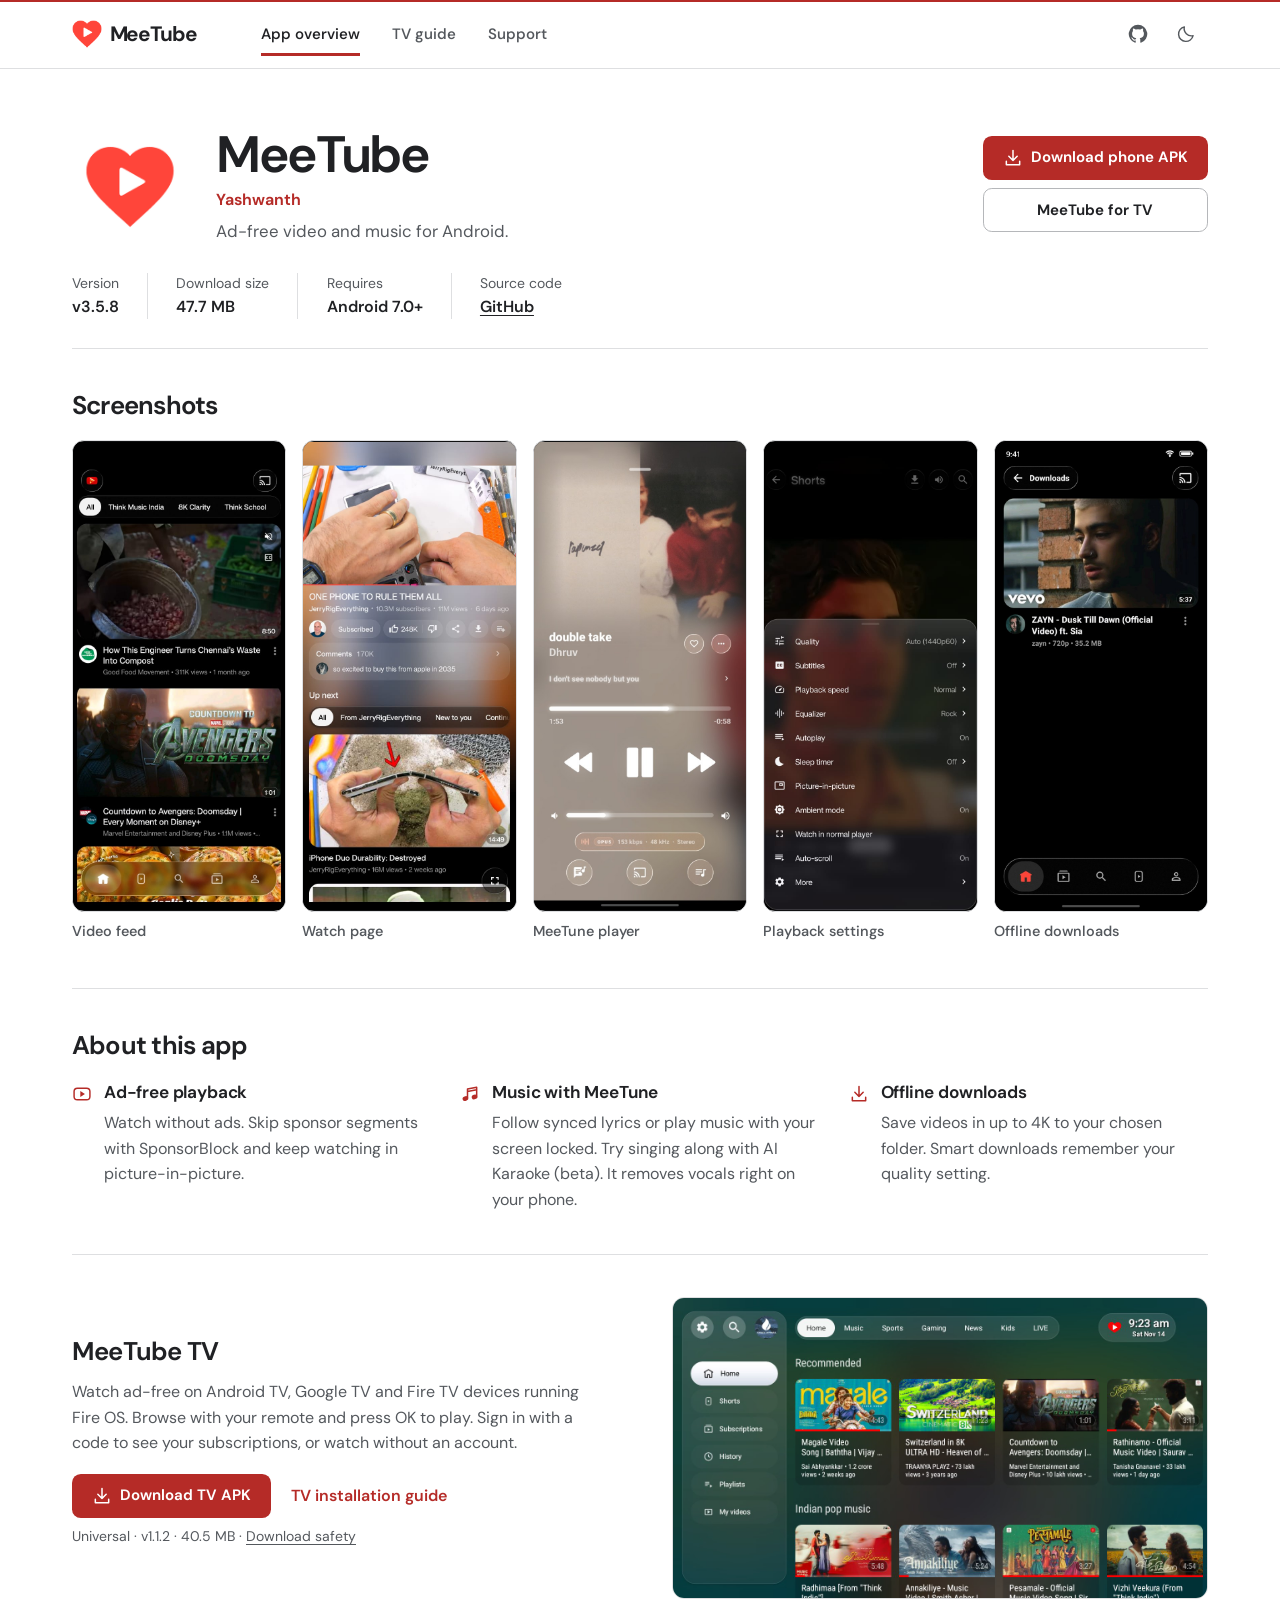
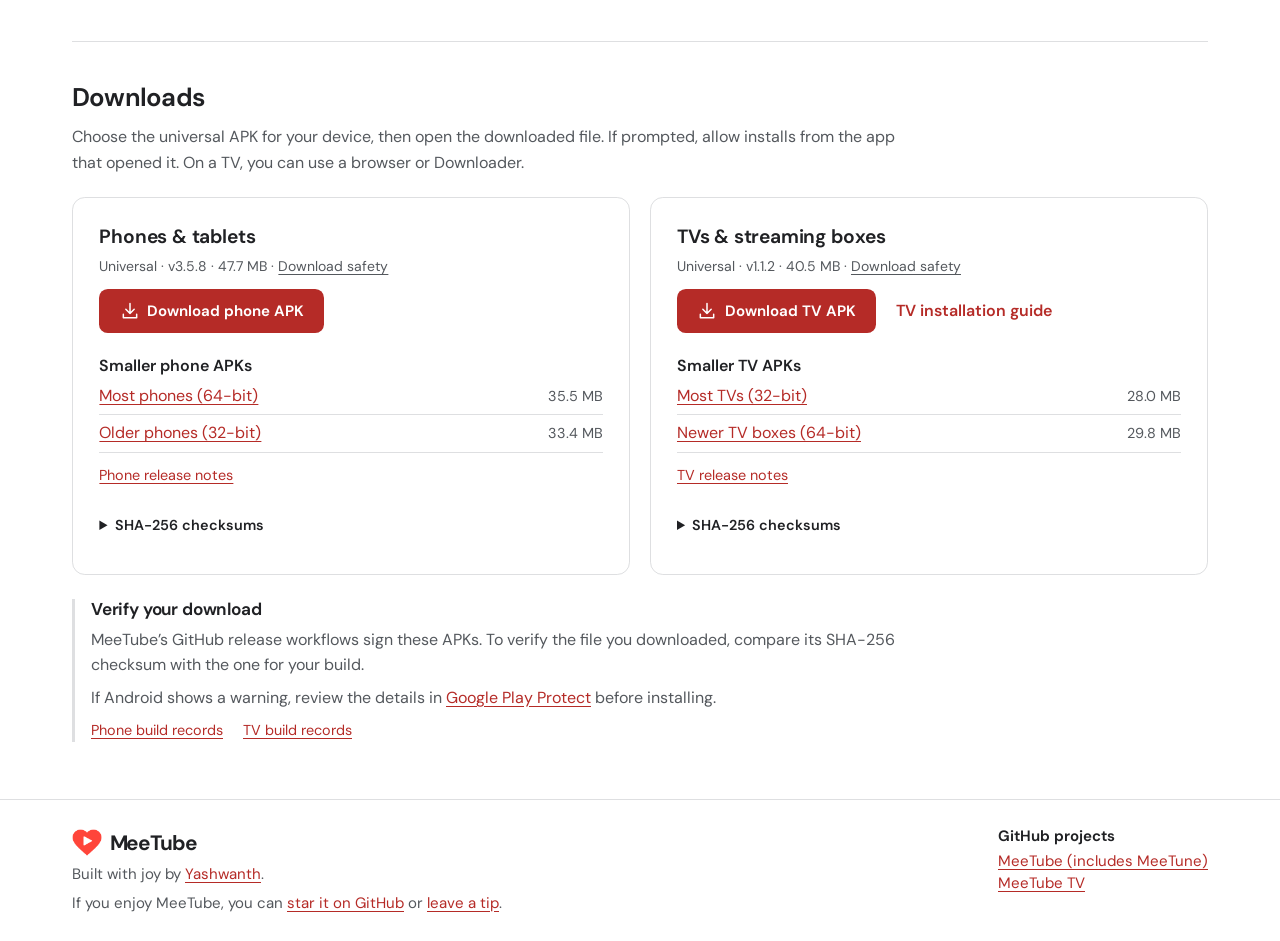
<file: index.html>
<!doctype html>
<html lang="en">
<head>
  <meta charset="utf-8">
  <meta name="viewport" content="width=device-width, initial-scale=1">
  <meta name="theme-color" content="#ffffff">
  <meta name="description" content="Watch ad-free with MeeTube on Android phones and tablets, or download MeeTube TV for Android TV, Google TV and Fire TV.">
  <title>MeeTube for Android</title>
  <link rel="icon" type="image/png" href="meetube-heart.png">
  <script src="theme.js"></script>
  <link rel="stylesheet" href="styles.css">
  <script src="github-stars.js" defer></script>
  <script src="downloads.js" defer></script>
  <script src="screenshots.js" defer></script>
</head>
<body id="top" class="home-page">
  <a class="skip-link" href="#main">Skip to content</a>
  <svg class="icon-library" xmlns="http://www.w3.org/2000/svg" aria-hidden="true" focusable="false">
    <symbol id="i-download" viewBox="0 0 24 24">
      <g fill="none" stroke="currentColor" stroke-width="1.8" stroke-linecap="round" stroke-linejoin="round"><path d="M12 3v12m-5-5 5 5 5-5M4 16v4h16v-4"/></g>
    </symbol>
    <symbol id="i-video" viewBox="0 0 24 24">
      <rect x="2.5" y="5" width="19" height="14" rx="4" fill="none" stroke="currentColor" stroke-width="1.75"/><path d="m10 8.5 5.5 3.5-5.5 3.5Z" fill="currentColor"/>
    </symbol>
    <symbol id="i-note" viewBox="0 0 24 24">
      <path d="M9 16.5V6l11-2v10.5M9 9l11-2" fill="none" stroke="currentColor" stroke-width="1.8" stroke-linecap="round" stroke-linejoin="round"/><g fill="currentColor"><ellipse cx="6.5" cy="17.5" rx="3.5" ry="2.8" transform="rotate(-20 6.5 17.5)"/><ellipse cx="17.5" cy="15.5" rx="3.5" ry="2.8" transform="rotate(-20 17.5 15.5)"/></g>
    </symbol>
  </svg>

  <header class="site-header">
    <nav class="wrap nav" aria-label="Main navigation">
      <a class="brand" href="#top" aria-label="MeeTube home"><img src="meetube-heart.png" width="28" height="26" alt="">MeeTube</a>
      <div class="nav-links">
        <a href="#top" aria-current="page">App overview</a>
        <a href="tv-install.html">TV guide</a>
        <a href="support.html">Support</a>
      </div>
      <div class="nav-tools">
        <a class="github-link" href="https://github.com/yashoncode/meetube" aria-label="MeeTube on GitHub">
          <svg class="icon" viewBox="0 0 24 24" aria-hidden="true"><path fill="currentColor" d="M12 .9a11.1 11.1 0 0 0-3.51 21.64c.55.1.76-.24.76-.54v-2.08c-3.09.67-3.74-1.31-3.74-1.31-.51-1.29-1.24-1.64-1.24-1.64-1.01-.69.08-.68.08-.68 1.12.08 1.7 1.14 1.7 1.14.99 1.7 2.6 1.21 3.23.93.1-.72.39-1.21.7-1.49-2.47-.28-5.07-1.24-5.07-5.5 0-1.22.44-2.21 1.15-2.99-.11-.28-.5-1.42.11-2.95 0 0 .94-.3 3.05 1.14a10.66 10.66 0 0 1 5.56 0c2.12-1.44 3.05-1.14 3.05-1.14.61 1.53.22 2.67.11 2.95.72.78 1.15 1.77 1.15 2.99 0 4.27-2.6 5.22-5.08 5.5.4.35.75 1.02.75 2.06V22c0 .3.2.65.77.54A11.1 11.1 0 0 0 12 .9Z"/></svg>
        </a>
        <button class="theme-toggle" type="button" aria-label="Dark theme" aria-pressed="false" hidden>
          <svg class="icon" viewBox="0 0 24 24" fill="none" stroke="currentColor" stroke-width="1.7" stroke-linecap="round" stroke-linejoin="round" aria-hidden="true">
            <path class="moon" d="M20.5 14A8.8 8.8 0 0 1 10 3.5 8.8 8.8 0 1 0 20.5 14Z"/>
            <g class="sun"><circle cx="12" cy="12" r="4"/><path d="M12 2v2m0 16v2M2 12h2m16 0h2M5 5l1.5 1.5m11 11L19 19M5 19l1.5-1.5m11-11L19 5"/></g>
          </svg>
        </button>
      </div>
    </nav>
  </header>

  <main class="wrap" id="main">
    <section class="app-listing" aria-labelledby="headline" data-platform="phone">
      <div class="app-identity">
        <img class="app-icon" src="meetube-icon.png" width="112" height="112" alt="">
        <div>
          <h1 id="headline">MeeTube</h1>
          <a class="developer-link" href="https://github.com/yashoncode">Yashwanth</a>
          <p class="app-description">Ad-free video and music for Android.</p>
        </div>
      </div>
      <div class="listing-actions">
        <a class="button" data-apk="universal" href="https://github.com/yashoncode/meetube/releases/download/v3.5.8/MeeTube_3.5.8_universal.apk"><svg class="icon" aria-hidden="true"><use href="#i-download"/></svg>Download phone APK</a>
        <a class="button secondary" href="#tv">MeeTube for TV</a>
      </div>
      <dl class="app-facts">
        <div><dt>Version</dt><dd data-version>v3.5.8</dd></div>
        <div><dt>Download size</dt><dd data-size="universal">47.7 MB</dd></div>
        <div><dt>Requires</dt><dd>Android 7.0+</dd></div>
        <div><dt>Source code</dt><dd><a href="https://github.com/yashoncode/meetube">GitHub</a></dd></div>
        <div class="fact-stars" hidden><dt>GitHub stars</dt><dd><a class="stars-link" href="#project-stars" hidden><span data-stars="total" hidden></span><span class="visually-hidden"> across MeeTube and MeeTube TV. View breakdown.</span></a></dd></div>
        <div hidden><dt>Mobile + TV APK downloads</dt><dd data-apk-downloads></dd></div>
      </dl>
    </section>

    <section class="screenshots" aria-labelledby="screenshots-heading">
      <h2 id="screenshots-heading">Screenshots</h2>
      <ul class="screenshot-strip">
        <li>
          <a href="home.jpg" class="screenshot" aria-label="View video feed screenshot">
            <img src="home.jpg" width="632" height="1390" alt="The MeeTube Home screen with video recommendations and bottom navigation.">
            <span>Video feed</span>
          </a>
        </li>
        <li>
          <a href="screenshots/player.jpg" class="screenshot" aria-label="View watch page screenshot">
            <img src="screenshots/player.jpg" width="632" height="1390" alt="A video playing above the channel, comments and suggested videos.">
            <span>Watch page</span>
          </a>
        </li>
        <li>
          <a href="meetune_now_playing.jpg" class="screenshot" aria-label="View meetune player screenshot">
            <img src="meetune_now_playing.jpg" width="632" height="1390" alt="The MeeTune music player showing album art, synced lyrics and playback controls.">
            <span>MeeTune player</span>
          </a>
        </li>
        <li>
          <a href="screenshots/equalizer.jpg" class="screenshot" aria-label="View playback settings screenshot">
            <img src="screenshots/equalizer.jpg" width="632" height="1390" alt="Playback settings with the equalizer, subtitles and picture-in-picture controls.">
            <span>Playback settings</span>
          </a>
        </li>
        <li>
          <a href="screenshots/downloads.jpg" class="screenshot" aria-label="View offline downloads screenshot">
            <img src="screenshots/downloads.jpg" width="632" height="1400" alt="A video saved in the Downloads library with its resolution and file size.">
            <span>Offline downloads</span>
          </a>
        </li>
      </ul>
      <dialog class="screenshot-viewer" aria-labelledby="screenshot-title">
        <div class="viewer-head"><h3 id="screenshot-title">Screenshot</h3><form method="dialog"><button class="viewer-close" aria-label="Close screenshot" autofocus>Close</button></form></div>
        <img class="viewer-image" src="home.jpg" alt="MeeTube video feed">
        <div class="viewer-controls"><button type="button" data-previous>Previous</button><span class="viewer-position" role="status"></span><button type="button" data-next>Next</button></div>
      </dialog>
    </section>

    <section class="features" id="features" aria-labelledby="features-heading">
      <h2 id="features-heading">About this app</h2>
      <div class="feature-list">
        <article><svg class="feature-icon" aria-hidden="true"><use href="#i-video"/></svg><div><h3>Ad-free playback</h3><p>Watch without ads. Skip sponsor segments with SponsorBlock and keep watching in picture-in-picture.</p></div></article>
        <article><svg class="feature-icon" aria-hidden="true"><use href="#i-note"/></svg><div><h3>Music with MeeTune</h3><p>Follow synced lyrics or play music with your screen locked. Try singing along with AI Karaoke (beta). It removes vocals right on your phone.</p></div></article>
        <article><svg class="feature-icon" aria-hidden="true"><use href="#i-download"/></svg><div><h3>Offline downloads</h3><p>Save videos in up to 4K to your chosen folder. Smart downloads remember your quality setting.</p></div></article>
      </div>
    </section>

    <section class="tv-section" id="tv" data-platform="tv" aria-labelledby="tv-heading">
      <div class="tv-copy">
        <h2 id="tv-heading">MeeTube TV</h2>
        <p class="intro">Watch ad-free on Android TV, Google TV and Fire TV devices running Fire OS. Browse with your remote and press OK to play. Sign in with a code to see your subscriptions, or watch without an account.</p>
        <div class="tv-install-actions">
          <a class="button" data-apk="universal" href="https://github.com/yashoncode/meetube-tv/releases/download/tv-v1.1.2/MeeTubeTV_1.1.2_universal.apk"><svg class="icon" aria-hidden="true"><use href="#i-download"/></svg>Download TV APK</a>
          <a class="text-link" href="tv-install.html">TV installation guide</a>
        </div>
        <p class="file-meta">Universal · <span data-version>v1.1.2</span> · <span data-size="universal">40.5 MB</span> · <a class="release-origin" href="#verify">Download safety</a></p>
      </div>
      <div class="tv-stage">
        <div class="tv-set">
          <img src="tv_home.jpg" width="1280" height="720" loading="lazy" alt="MeeTube TV Home with its glass sidebar open alongside rows of videos.">
        </div>
      </div>
    </section>

    <section class="install" id="install" aria-labelledby="install-heading">
      <h2 id="install-heading">Downloads</h2>
      <p class="install-intro">Choose the universal APK for your device, then open the downloaded file. If prompted, allow installs from the app that opened it. On a TV, you can use a browser or Downloader.</p>
      <div class="platform-grid">
        <article class="platform-download" data-platform="phone">
          <h3>Phones &amp; tablets</h3>
          <p class="file-meta">Universal · <span data-version>v3.5.8</span> · <span data-size="universal">47.7 MB</span> · <a class="release-origin" href="#verify">Download safety</a></p>
          <a class="button" data-apk="universal" href="https://github.com/yashoncode/meetube/releases/download/v3.5.8/MeeTube_3.5.8_universal.apk"><svg class="icon" aria-hidden="true"><use href="#i-download"/></svg>Download phone APK</a>
          <p class="build-label">Smaller phone APKs</p>
          <ul class="smaller-builds">
            <li><a data-apk="arm64-v8a" href="https://github.com/yashoncode/meetube/releases/download/v3.5.8/MeeTube_3.5.8_arm64-v8a.apk">Most phones (64-bit)</a><span data-size="arm64-v8a">35.5 MB</span></li>
            <li><a data-apk="armeabi-v7a" href="https://github.com/yashoncode/meetube/releases/download/v3.5.8/MeeTube_3.5.8_armeabi-v7a.apk">Older phones (32-bit)</a><span data-size="armeabi-v7a">33.4 MB</span></li>
          </ul>
          <a class="release-notes" data-notes href="https://github.com/yashoncode/meetube/releases/tag/v3.5.8">Phone release notes</a>
          <details class="checksums">
            <summary>SHA-256 checksums</summary>
            <dl>
              <div>
                <dt><code data-filename="universal">MeeTube_3.5.8_universal.apk</code></dt>
                <dd><code data-sha256="universal">29ef19bfbb67998304ab6b4299b29c75fdd43f9cbd284c25eec1332f8eb4f9dc</code></dd>
              </div>
              <div>
                <dt><code data-filename="arm64-v8a">MeeTube_3.5.8_arm64-v8a.apk</code></dt>
                <dd><code data-sha256="arm64-v8a">a98fc27ba044bbfd5adf8d4a5eb5e3009533e02eea1fec09c0aaf629a74c2f69</code></dd>
              </div>
              <div>
                <dt><code data-filename="armeabi-v7a">MeeTube_3.5.8_armeabi-v7a.apk</code></dt>
                <dd><code data-sha256="armeabi-v7a">54234485ab430ae1220e829132451ce346ccb6483ada4e77cc19d6a7d615e7af</code></dd>
              </div>
            </dl>
          </details>
        </article>
        <article class="platform-download" data-platform="tv">
          <h3>TVs &amp; streaming boxes</h3>
          <p class="file-meta">Universal · <span data-version>v1.1.2</span> · <span data-size="universal">40.5 MB</span> · <a class="release-origin" href="#verify">Download safety</a></p>
          <div class="tv-install-actions">
            <a class="button" data-apk="universal" href="https://github.com/yashoncode/meetube-tv/releases/download/tv-v1.1.2/MeeTubeTV_1.1.2_universal.apk"><svg class="icon" aria-hidden="true"><use href="#i-download"/></svg>Download TV APK</a>
            <a class="text-link" href="tv-install.html">TV installation guide</a>
          </div>
          <p class="build-label">Smaller TV APKs</p>
          <ul class="smaller-builds">
            <li><a data-apk="armeabi-v7a" href="https://github.com/yashoncode/meetube-tv/releases/download/tv-v1.1.2/MeeTubeTV_1.1.2_armeabi-v7a.apk">Most TVs (32-bit)</a><span data-size="armeabi-v7a">28.0 MB</span></li>
            <li><a data-apk="arm64-v8a" href="https://github.com/yashoncode/meetube-tv/releases/download/tv-v1.1.2/MeeTubeTV_1.1.2_arm64-v8a.apk">Newer TV boxes (64-bit)</a><span data-size="arm64-v8a">29.8 MB</span></li>
          </ul>
          <a class="release-notes" data-notes href="https://github.com/yashoncode/meetube-tv/releases/tag/tv-v1.1.2">TV release notes</a>
          <details class="checksums">
            <summary>SHA-256 checksums</summary>
            <dl>
              <div>
                <dt><code data-filename="universal">MeeTubeTV_1.1.2_universal.apk</code></dt>
                <dd><code data-sha256="universal">bdfc110dcbb994189239a592c85140e4b7de878aa5512e0b73ea5b50c3a3e5a7</code></dd>
              </div>
              <div>
                <dt><code data-filename="arm64-v8a">MeeTubeTV_1.1.2_arm64-v8a.apk</code></dt>
                <dd><code data-sha256="arm64-v8a">5f1a18b1aded9de63a382bf7849b927b5a165ebd02481e3c82e6fbcbc2331e04</code></dd>
              </div>
              <div>
                <dt><code data-filename="armeabi-v7a">MeeTubeTV_1.1.2_armeabi-v7a.apk</code></dt>
                <dd><code data-sha256="armeabi-v7a">4811d6a99fb8dbbc7f0edc366bdbc4148c43331ab3b725bfc21bf246bc0dee8b</code></dd>
              </div>
            </dl>
          </details>
        </article>
      </div>
      <div class="build-info" id="verify" tabindex="-1">
        <h3>Verify your download</h3>
        <p>MeeTube’s GitHub release workflows sign these APKs. To verify the file you downloaded, compare its SHA-256 checksum with the one for your build.</p>
        <p>If Android shows a warning, review the details in <a href="https://support.google.com/googleplay/answer/2812853">Google Play Protect</a> before installing.</p>
        <div class="build-links">
          <a href="https://github.com/yashoncode/meetube/actions/workflows/release.yml">Phone build records</a>
          <a href="https://github.com/yashoncode/meetube-tv/actions/workflows/release-tv.yml">TV build records</a>
        </div>
      </div>
    </section>
  </main>

  <footer class="site-footer">
    <div class="wrap footer-row">
      <div class="maker-credit">
        <a class="brand" href="#top" aria-label="MeeTube home"><img src="meetube-heart.png" width="26" height="24" alt="">MeeTube</a>
        <p>Built with joy by <a href="https://github.com/yashoncode">Yashwanth</a>.</p>
        <p>If you enjoy MeeTube, you can <a href="https://github.com/yashoncode/meetube">star it on GitHub</a> or <a href="support.html">leave a tip</a>.</p>
      </div>
      <nav id="project-stars" aria-labelledby="stars-heading" tabindex="-1">
        <h2 id="stars-heading"><span data-stars-heading>GitHub projects</span> <span data-stars="total" hidden></span></h2>
        <ul class="star-sources">
          <li><a href="https://github.com/yashoncode/meetube">MeeTube (includes MeeTune) <span data-stars="phone" hidden></span></a></li>
          <li><a href="https://github.com/yashoncode/meetube-tv">MeeTube TV <span data-stars="tv" hidden></span></a></li>
        </ul>
      </nav>
    </div>
  </footer>
</body>
</html>
</file>
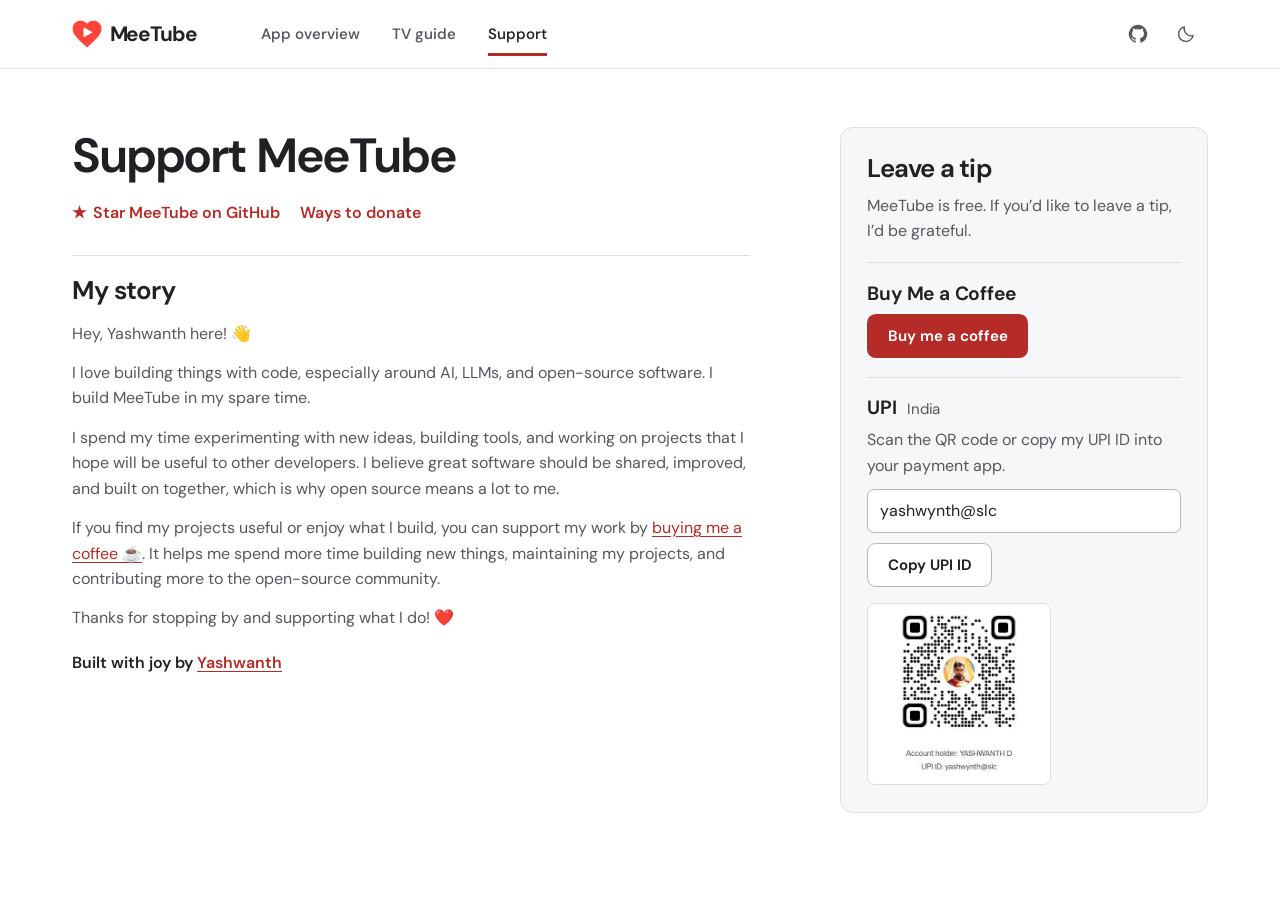
<file: support.html>
<!doctype html>
<html lang="en">
<head>
  <meta charset="utf-8">
  <meta name="viewport" content="width=device-width, initial-scale=1">
  <meta name="theme-color" content="#ffffff">
  <meta name="description" content="Enjoying MeeTube? Give it a star on GitHub or send Yashwanth an optional tip through Buy Me a Coffee or UPI.">
  <title>Support MeeTube</title>
  <link rel="icon" type="image/png" href="meetube-heart.png">
  <script src="theme.js"></script>
  <script src="support.js" defer></script>
  <link rel="stylesheet" href="styles.css">
</head>
<body class="support-page">
  <a class="skip-link" href="#main">Skip to content</a>
  <header class="site-header">
    <nav class="wrap nav" aria-label="Main navigation">
      <a class="brand" href="index.html" aria-label="MeeTube home"><img src="meetube-heart.png" width="28" height="26" alt="">MeeTube</a>
      <div class="nav-links">
        <a href="index.html">App overview</a>
        <a href="tv-install.html">TV guide</a>
        <a href="support.html" aria-current="page">Support</a>
      </div>
      <div class="nav-tools">
        <a class="github-link" href="https://github.com/yashoncode/meetube" aria-label="MeeTube on GitHub">
          <svg class="icon" viewBox="0 0 24 24" aria-hidden="true"><path fill="currentColor" d="M12 .9a11.1 11.1 0 0 0-3.51 21.64c.55.1.76-.24.76-.54v-2.08c-3.09.67-3.74-1.31-3.74-1.31-.51-1.29-1.24-1.64-1.24-1.64-1.01-.69.08-.68.08-.68 1.12.08 1.7 1.14 1.7 1.14.99 1.7 2.6 1.21 3.23.93.1-.72.39-1.21.7-1.49-2.47-.28-5.07-1.24-5.07-5.5 0-1.22.44-2.21 1.15-2.99-.11-.28-.5-1.42.11-2.95 0 0 .94-.3 3.05 1.14a10.66 10.66 0 0 1 5.56 0c2.12-1.44 3.05-1.14 3.05-1.14.61 1.53.22 2.67.11 2.95.72.78 1.15 1.77 1.15 2.99 0 4.27-2.6 5.22-5.08 5.5.4.35.75 1.02.75 2.06V22c0 .3.2.65.77.54A11.1 11.1 0 0 0 12 .9Z"/></svg>
        </a>
        <button class="theme-toggle" type="button" aria-label="Dark theme" aria-pressed="false" hidden>
          <svg class="icon" viewBox="0 0 24 24" fill="none" stroke="currentColor" stroke-width="1.7" stroke-linecap="round" stroke-linejoin="round" aria-hidden="true">
            <path class="moon" d="M20.5 14A8.8 8.8 0 0 1 10 3.5 8.8 8.8 0 1 0 20.5 14Z"/>
            <g class="sun"><circle cx="12" cy="12" r="4"/><path d="M12 2v2m0 16v2M2 12h2m16 0h2M5 5l1.5 1.5m11 11L19 19M5 19l1.5-1.5m11-11L19 5"/></g>
          </svg>
        </button>
      </div>
    </nav>
  </header>

  <main class="wrap support-layout" id="main">
    <div class="support-note">
      <h1>Support MeeTube</h1>
      <div class="support-shortcuts">
        <a class="text-link" href="https://github.com/yashoncode/meetube"><span class="star-icon" aria-hidden="true">★</span>Star MeeTube on GitHub</a>
        <a class="text-link" href="#donate">Ways to donate</a>
      </div>
      <section class="maker-story" aria-labelledby="story-heading">
        <h2 id="story-heading">My story</h2>
        <p>Hey, Yashwanth here! 👋</p>
        <p>I love building things with code, especially around AI, LLMs, and open-source software. I build MeeTube in my spare time.</p>
        <p>I spend my time experimenting with new ideas, building tools, and working on projects that I hope will be useful to other developers. I believe great software should be shared, improved, and built on together, which is why open source means a lot to me.</p>
        <p>If you find my projects useful or enjoy what I build, you can support my work by <a href="https://buymeacoffee.com/yashwynth">buying me a coffee ☕</a>. It helps me spend more time building new things, maintaining my projects, and contributing more to the open-source community.</p>
        <p>Thanks for stopping by and supporting what I do! ❤️</p>
      </section>
      <p class="maker-signature">Built with joy by <a href="https://github.com/yashoncode">Yashwanth</a></p>
    </div>

    <section class="support-panel" id="donate" aria-labelledby="tip-heading" tabindex="-1">
      <h2 id="tip-heading">Leave a tip</h2>
      <p>MeeTube is free. If you’d like to leave a tip, I’d be grateful.</p>
      <div class="support-method">
        <h3>Buy Me a Coffee</h3>
        <a class="button" href="https://buymeacoffee.com/yashwynth">Buy me a coffee</a>
      </div>
      <div class="support-method upi-method">
        <div>
          <h3>UPI <span>India</span></h3>
          <p>Scan the QR code or copy my UPI ID into your payment app.</p>
          <label class="visually-hidden" for="upi-id">UPI ID</label>
          <input id="upi-id" class="upi-id" type="text" value="yashwynth@slc" readonly spellcheck="false">
          <button class="button upi-copy" id="copy-upi" type="button" hidden>Copy UPI ID</button>
          <p class="copy-status" id="copy-status" role="status"></p>
        </div>
        <img class="upi-qr" src="upi-qr.jpeg" width="400" height="397" alt="Scan with a UPI app to pay Yashwanth D at yashwynth@slc.">
      </div>
    </section>
  </main>
</body>
</html>
</file>
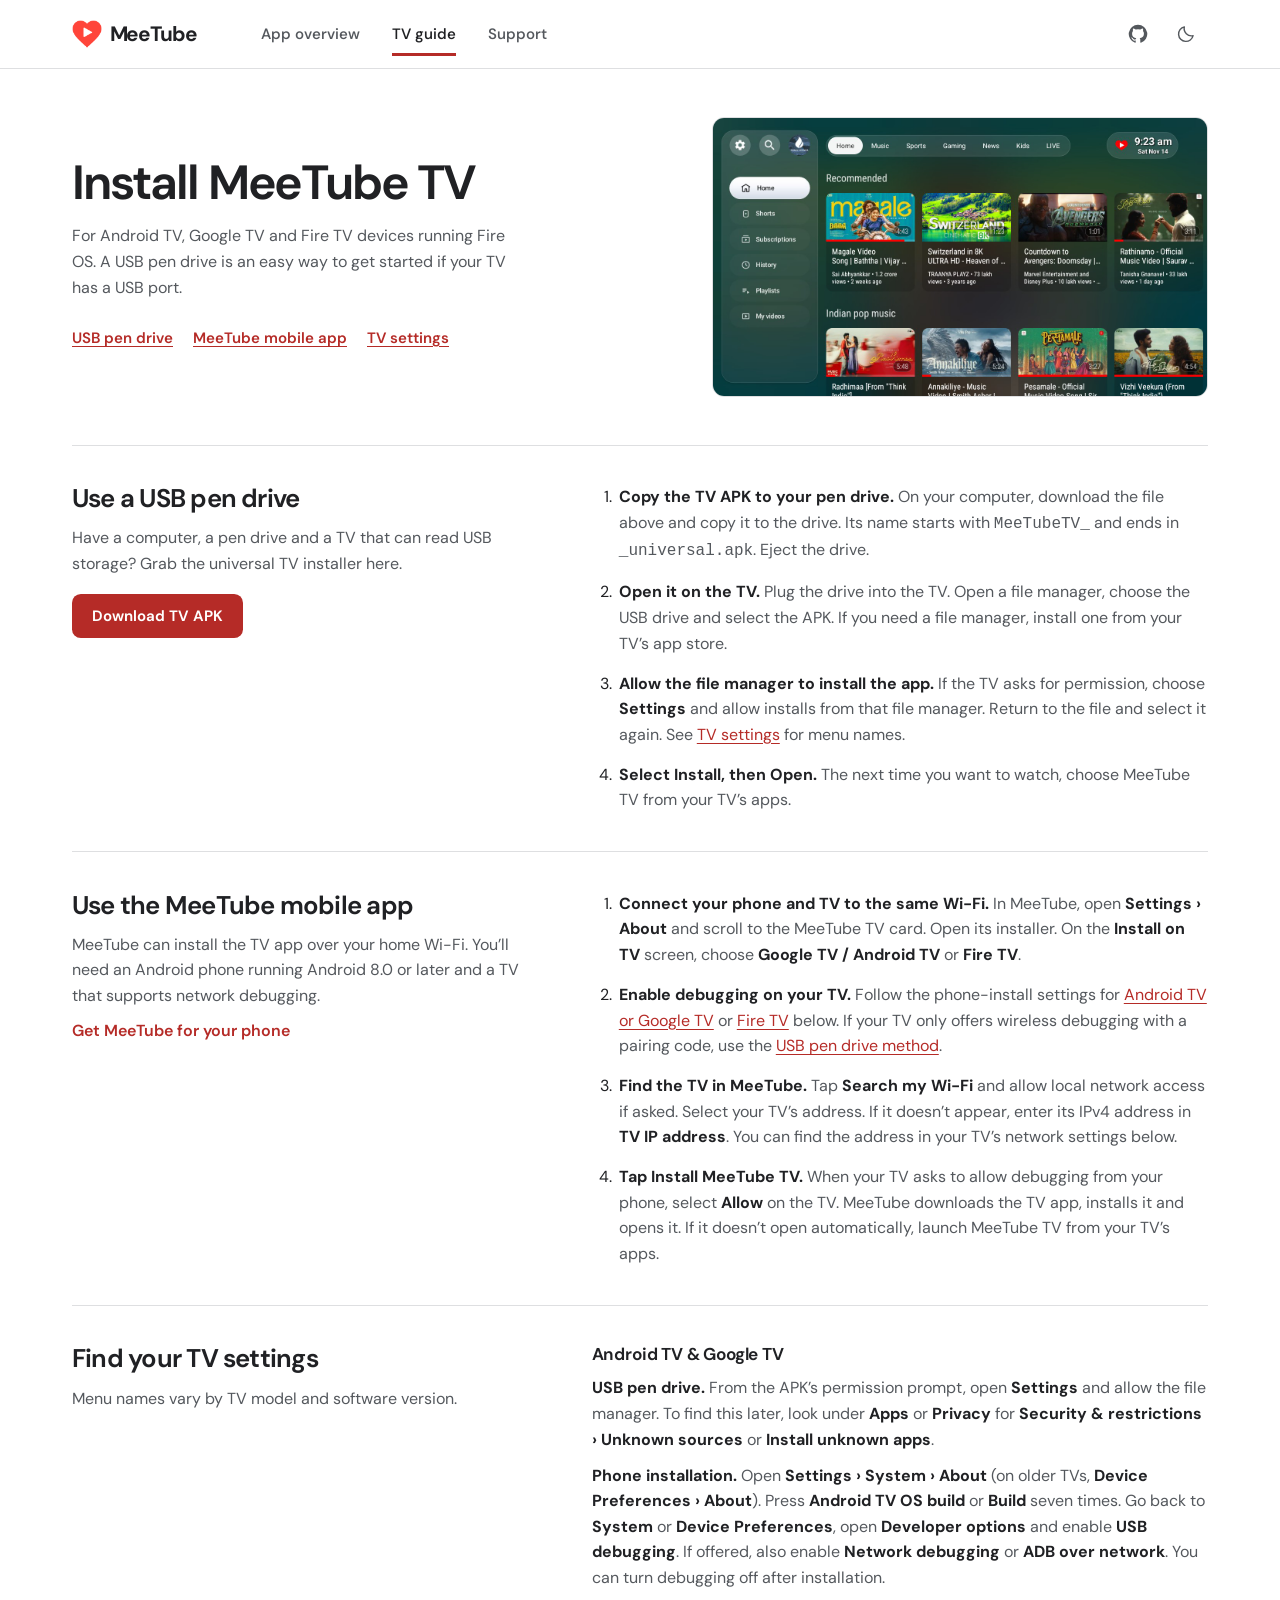
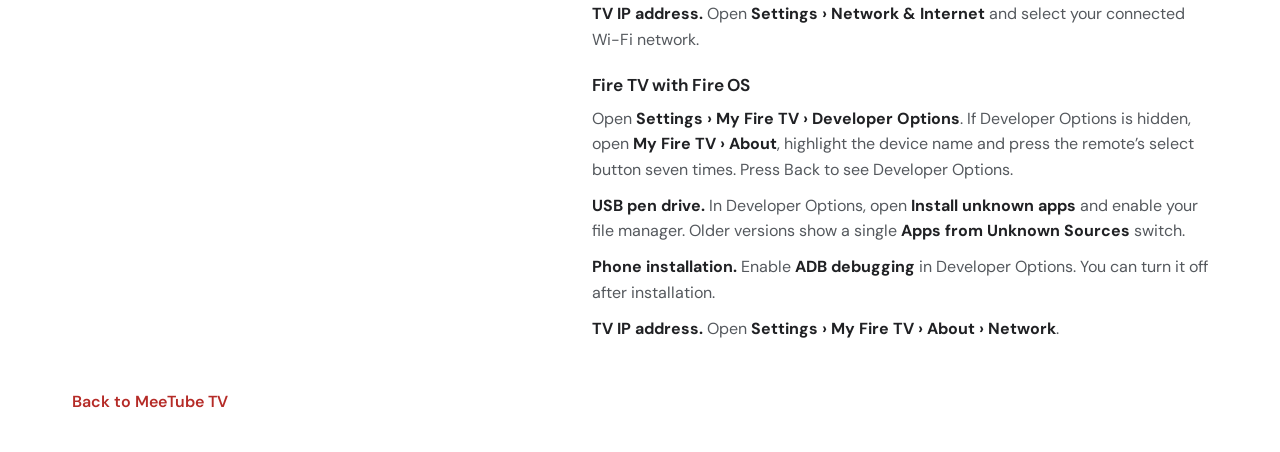
<file: tv-install.html>
<!doctype html>
<html lang="en">
<head>
  <meta charset="utf-8">
  <meta name="viewport" content="width=device-width, initial-scale=1">
  <meta name="theme-color" content="#ffffff">
  <meta name="description" content="Install MeeTube TV on Android TV, Google TV or a Fire OS device with a USB pen drive or your Android phone.">
  <title>Install MeeTube TV</title>
  <link rel="icon" type="image/png" href="meetube-heart.png">
  <script src="theme.js"></script>
  <link rel="stylesheet" href="styles.css">
  <script src="downloads.js" defer></script>
</head>
<body>
  <a class="skip-link" href="#main">Skip to content</a>
  <header class="site-header">
    <nav class="wrap nav" aria-label="Main navigation">
      <a class="brand" href="index.html" aria-label="MeeTube home"><img src="meetube-heart.png" width="28" height="26" alt="">MeeTube</a>
      <div class="nav-links">
        <a href="index.html">App overview</a>
        <a href="tv-install.html" aria-current="page">TV guide</a>
        <a href="support.html">Support</a>
      </div>
      <div class="nav-tools">
        <a class="github-link" href="https://github.com/yashoncode/meetube" aria-label="MeeTube on GitHub">
          <svg class="icon" viewBox="0 0 24 24" aria-hidden="true"><path fill="currentColor" d="M12 .9a11.1 11.1 0 0 0-3.51 21.64c.55.1.76-.24.76-.54v-2.08c-3.09.67-3.74-1.31-3.74-1.31-.51-1.29-1.24-1.64-1.24-1.64-1.01-.69.08-.68.08-.68 1.12.08 1.7 1.14 1.7 1.14.99 1.7 2.6 1.21 3.23.93.1-.72.39-1.21.7-1.49-2.47-.28-5.07-1.24-5.07-5.5 0-1.22.44-2.21 1.15-2.99-.11-.28-.5-1.42.11-2.95 0 0 .94-.3 3.05 1.14a10.66 10.66 0 0 1 5.56 0c2.12-1.44 3.05-1.14 3.05-1.14.61 1.53.22 2.67.11 2.95.72.78 1.15 1.77 1.15 2.99 0 4.27-2.6 5.22-5.08 5.5.4.35.75 1.02.75 2.06V22c0 .3.2.65.77.54A11.1 11.1 0 0 0 12 .9Z"/></svg>
        </a>
        <button class="theme-toggle" type="button" aria-label="Dark theme" aria-pressed="false" hidden>
          <svg class="icon" viewBox="0 0 24 24" fill="none" stroke="currentColor" stroke-width="1.7" stroke-linecap="round" stroke-linejoin="round" aria-hidden="true">
            <path class="moon" d="M20.5 14A8.8 8.8 0 0 1 10 3.5 8.8 8.8 0 1 0 20.5 14Z"/>
            <g class="sun"><circle cx="12" cy="12" r="4"/><path d="M12 2v2m0 16v2M2 12h2m16 0h2M5 5l1.5 1.5m11 11L19 19M5 19l1.5-1.5m11-11L19 5"/></g>
          </svg>
        </button>
      </div>
    </nav>
  </header>

  <main class="wrap tv-guide" id="main">
    <header class="tv-guide-intro">
      <div>
        <h1>Install MeeTube TV</h1>
        <p class="intro">For Android TV, Google TV and Fire TV devices running Fire OS. A USB pen drive is an easy way to get started if your TV has a USB port.</p>
        <nav class="guide-jumps" aria-label="TV installation topics">
          <a href="#usb">USB pen drive</a>
          <a href="#phone">MeeTube mobile app</a>
          <a href="#settings">TV settings</a>
        </nav>
      </div>
      <div class="tv-stage">
        <div class="tv-set">
          <img src="tv_home.jpg" width="1280" height="720" alt="MeeTube TV Home with its sidebar and video recommendations.">
        </div>
      </div>
    </header>

    <section class="guide-section" id="usb" aria-labelledby="usb-heading" data-platform="tv">
      <div>
        <h2 id="usb-heading">Use a USB pen drive</h2>
        <p>Have a computer, a pen drive and a TV that can read USB storage? Grab the universal TV installer here.</p>
        <a class="button" data-apk="universal" href="https://github.com/yashoncode/meetube-tv/releases/download/tv-v1.1.2/MeeTubeTV_1.1.2_universal.apk">Download TV APK</a>
      </div>
      <ol class="guide-steps">
        <li><strong>Copy the TV APK to your pen drive.</strong> On your computer, download the file above and copy it to the drive. Its name starts with <samp>MeeTubeTV_</samp> and ends in <samp>_universal.apk</samp>. Eject the drive.</li>
        <li><strong>Open it on the TV.</strong> Plug the drive into the TV. Open a file manager, choose the USB drive and select the APK. If you need a file manager, install one from your TV’s app store.</li>
        <li><strong>Allow the file manager to install the app.</strong> If the TV asks for permission, choose <b>Settings</b> and allow installs from that file manager. Return to the file and select it again. See <a href="#settings">TV settings</a> for menu names.</li>
        <li><strong>Select Install, then Open.</strong> The next time you want to watch, choose MeeTube TV from your TV’s apps.</li>
      </ol>
    </section>

    <section class="guide-section" id="phone" aria-labelledby="phone-heading">
      <div>
        <h2 id="phone-heading">Use the MeeTube mobile app</h2>
        <p>MeeTube can install the TV app over your home Wi-Fi. You’ll need an Android phone running Android 8.0 or later and a TV that supports network debugging.</p>
        <a class="text-link" href="index.html#install">Get MeeTube for your phone</a>
      </div>
      <ol class="guide-steps">
        <li><strong>Connect your phone and TV to the same Wi-Fi.</strong> In MeeTube, open <b>Settings › About</b> and scroll to the MeeTube TV card. Open its installer. On the <b>Install on TV</b> screen, choose <b>Google TV / Android TV</b> or <b>Fire TV</b>.</li>
        <li><strong>Enable debugging on your TV.</strong> Follow the phone-install settings for <a href="#android-settings">Android TV or Google TV</a> or <a href="#fire-settings">Fire TV</a> below. If your TV only offers wireless debugging with a pairing code, use the <a href="#usb">USB pen drive method</a>.</li>
        <li><strong>Find the TV in MeeTube.</strong> Tap <b>Search my Wi-Fi</b> and allow local network access if asked. Select your TV’s address. If it doesn’t appear, enter its IPv4 address in <b>TV IP address</b>. You can find the address in your TV’s network settings below.</li>
        <li><strong>Tap Install MeeTube TV.</strong> When your TV asks to allow debugging from your phone, select <b>Allow</b> on the TV. MeeTube downloads the TV app, installs it and opens it. If it doesn’t open automatically, launch MeeTube TV from your TV’s apps.</li>
      </ol>
    </section>

    <section class="guide-section" id="settings" aria-labelledby="settings-heading">
      <div>
        <h2 id="settings-heading">Find your TV settings</h2>
        <p>Menu names vary by TV model and software version.</p>
      </div>
      <div class="guide-settings">
        <h3 id="android-settings">Android TV &amp; Google TV</h3>
        <p><strong>USB pen drive.</strong> From the APK’s permission prompt, open <b>Settings</b> and allow the file manager. To find this later, look under <b>Apps</b> or <b>Privacy</b> for <b>Security &amp; restrictions › Unknown sources</b> or <b>Install unknown apps</b>.</p>
        <p><strong>Phone installation.</strong> Open <b>Settings › System › About</b> (on older TVs, <b>Device Preferences › About</b>). Press <b>Android TV OS build</b> or <b>Build</b> seven times. Go back to <b>System</b> or <b>Device Preferences</b>, open <b>Developer options</b> and enable <b>USB debugging</b>. If offered, also enable <b>Network debugging</b> or <b>ADB over network</b>. You can turn debugging off after installation.</p>
        <p><strong>TV IP address.</strong> Open <b>Settings › Network &amp; Internet</b> and select your connected Wi-Fi network.</p>
        <h3 id="fire-settings">Fire TV with Fire OS</h3>
        <p>Open <b>Settings › My Fire TV › Developer Options</b>. If Developer Options is hidden, open <b>My Fire TV › About</b>, highlight the device name and press the remote’s select button seven times. Press Back to see Developer Options.</p>
        <p><strong>USB pen drive.</strong> In Developer Options, open <b>Install unknown apps</b> and enable your file manager. Older versions show a single <b>Apps from Unknown Sources</b> switch.</p>
        <p><strong>Phone installation.</strong> Enable <b>ADB debugging</b> in Developer Options. You can turn it off after installation.</p>
        <p><strong>TV IP address.</strong> Open <b>Settings › My Fire TV › About › Network</b>.</p>
      </div>
    </section>
    <a class="text-link" href="index.html#tv">Back to MeeTube TV</a>
  </main>
</body>
</html>
</file>
<file: styles.css>
@font-face {
  font-family: "DM Sans";
  src: url("fonts/dm-sans.woff2") format("woff2");
  font-style: normal;
  font-weight: 400 750;
  font-display: swap;
}

:root {
  color-scheme: light;
  --paper: #fff;
  --surface: #f6f7f8;
  --raised: #fff;
  --ink: #202124;
  --muted: #54585d;
  --rule: #dedfe1;
  --outline: #b5b7ba;
  --accent: #b52b27;
  --on-accent: #fff;
  --accent-hover: #91231f;
  --focus: #236cb3;
  font-family: Roboto, "DM Sans", Arial, sans-serif;
  background: var(--paper);
  color: var(--ink);
}
:root[data-theme="dark"] {
  color-scheme: dark;
  --paper: #17181a;
  --surface: #232426;
  --raised: #202123;
  --ink: #f4f4f4;
  --muted: #c1c3c6;
  --rule: #3c3e42;
  --outline: #676a6e;
  --accent: #ffaaa0;
  --on-accent: #45120d;
  --accent-hover: #ffc1b9;
  --focus: #a5caff;
}
@media (prefers-color-scheme: dark) {
  :root:not([data-theme]) {
    color-scheme: dark;
    --paper: #17181a;
    --surface: #232426;
    --raised: #202123;
    --ink: #f4f4f4;
    --muted: #c1c3c6;
    --rule: #3c3e42;
    --outline: #676a6e;
    --accent: #ffaaa0;
    --on-accent: #45120d;
    --accent-hover: #ffc1b9;
    --focus: #a5caff;
  }
}


* { box-sizing: border-box; }
body { min-width: 0; margin: 0; font-size: 1rem; line-height: 1.5; }
img { display: block; max-width: 100%; }
h1, h2, h3, p, dl, dd, ul, ol, figure { margin: 0; }
h1, h2, h3 { line-height: 1.2; text-wrap: balance; }
h1 { font-size: clamp(2.35rem, 4vw, 3.4rem); font-weight: 650; letter-spacing: -.045em; }
h2 { font-size: clamp(1.4rem, 2vw, 1.75rem); font-weight: 650; letter-spacing: -.03em; }
h3 { font-size: 1.075rem; font-weight: 650; letter-spacing: -.01em; }
a { color: var(--accent); text-underline-offset: .18em; }
a:hover { text-decoration: underline; }
button, input { font: inherit; }
button { cursor: pointer; }
:focus-visible { outline: 3px solid var(--focus); outline-offset: 3px; }
[id] { scroll-margin-top: 1rem; }
[hidden], .icon-library { display: none !important; }
.visually-hidden {
  position: absolute; width: 1px; height: 1px; padding: 0; margin: -1px;
  overflow: hidden; clip-path: inset(50%); white-space: nowrap; border: 0;
}
.skip-link { position: absolute; left: 1rem; top: -5rem; z-index: 2; padding: .65rem 1rem; border-radius: .4rem; background: var(--ink); color: var(--paper); }
.skip-link:focus { top: .5rem; }
.wrap { width: min(calc(100% - 3rem), 71rem); margin-inline: auto; }
.icon, .feature-icon { width: 1.25rem; height: 1.25rem; flex: none; }

.site-header { border-bottom: 1px solid var(--rule); }
.nav, .brand, .nav-links, .nav-tools, .github-link, .theme-toggle { display: flex; align-items: center; }
.nav { min-height: 4.25rem; gap: clamp(1.5rem, 5vw, 4.5rem); }
.brand { gap: .5rem; width: fit-content; color: var(--ink); font-size: 1.3rem; font-weight: 700; letter-spacing: -.055em; text-decoration: none; }
.brand img { width: 1.42em; height: auto; }
.nav-links { align-self: stretch; gap: clamp(1rem, 2.5vw, 2rem); }
.nav-links a { display: flex; align-items: center; min-height: 44px; border-bottom: 3px solid transparent; padding-top: 3px; color: var(--muted); font-size: .94rem; font-weight: 550; text-decoration: none; white-space: nowrap; }
.nav-links a[aria-current="page"] { color: var(--ink); border-bottom-color: var(--accent); }
.nav-links a:hover { color: var(--ink); }
.nav-tools { gap: .25rem; margin-left: auto; }
.github-link, .theme-toggle { width: 44px; height: 44px; justify-content: center; border: 0; border-radius: 50%; background: transparent; color: var(--muted); }
.github-link:hover, .theme-toggle:hover { background: var(--surface); color: var(--ink); }
.sun, [data-theme="dark"] .moon { display: none; }
[data-theme="dark"] .sun { display: inline; }

.app-listing {
  display: grid; grid-template-columns: minmax(0, 1fr) auto; align-items: center;
  column-gap: 2rem; row-gap: 1.8rem; padding-block: clamp(2rem, 4.3vw, 3.75rem) 1.8rem;
}
.app-identity { display: flex; align-items: center; gap: clamp(1rem, 2.2vw, 1.75rem); min-width: 0; }
.app-icon { width: clamp(4.5rem, 10vw, 7.25rem); height: auto; flex: none; border-radius: 23%; }
.developer-link { display: inline-block; margin-top: .18rem; color: var(--accent); font-size: 1rem; font-weight: 650; text-decoration: none; }
.app-description { margin-top: .4rem; color: var(--muted); font-size: 1.05rem; }
.listing-actions { display: grid; gap: .55rem; min-width: 12.75rem; }
.button, .viewer-controls button, .viewer-close {
  display: inline-flex; align-items: center; justify-content: center; gap: .48rem;
  min-height: 44px; padding: .62rem 1.2rem; border: 1px solid transparent; border-radius: .55rem;
  color: var(--on-accent); background: var(--accent); font-size: .94rem; font-weight: 650;
  text-decoration: none; text-align: center; line-height: 1.35;
}
.button:hover { background: var(--accent-hover); text-decoration: none; }
.button.secondary, .upi-copy, .viewer-controls button, .viewer-close { color: var(--ink); border-color: var(--outline); background: var(--paper); }
.button.secondary:hover, .upi-copy:hover, .viewer-controls button:hover, .viewer-close:hover { background: var(--surface); }
.text-link { display: inline-flex; align-items: center; gap: .45rem; min-height: 44px; font-weight: 600; text-decoration: none; }
.app-facts { display: flex; grid-column: 1 / -1; flex-wrap: wrap; gap: .85rem 0; }
.app-facts > div { padding: 0 clamp(.85rem, 2.2vw, 2rem); border-left: 1px solid var(--rule); }
.app-facts > div:first-child { padding-left: 0; border-left: 0; }
.app-facts dt { color: var(--muted); font-size: .875rem; }
.app-facts dd { margin-top: .1rem; color: var(--ink); font-size: 1rem; font-weight: 600; }
.app-facts a { color: inherit; }

.screenshots, .features, .tv-section, .install { border-top: 1px solid var(--rule); padding-block: clamp(1.65rem, 3.5vw, 2.6rem); }
.screenshot-strip {
  display: grid; grid-auto-flow: column; grid-auto-columns: minmax(10rem, 1fr);
  gap: clamp(.65rem, 1.25vw, 1rem); overflow-x: auto; overscroll-behavior-x: contain;
  list-style: none; margin: .9rem -.28rem 0; padding: .28rem; scroll-snap-type: x proximity;
}
.screenshot-strip li { min-width: 0; scroll-snap-align: start; }
.screenshot { display: block; border-radius: .75rem; color: var(--muted); text-decoration: none; }
.screenshot img { width: 100%; height: auto; aspect-ratio: 632 / 1390; object-fit: contain; background: #101112; border-radius: .75rem; border: 1px solid var(--rule); }
.screenshot span { display: block; margin-top: .55rem; font-size: .9rem; font-weight: 550; }
.screenshot:hover { color: var(--ink); }
.screenshot-viewer { width: min(32rem, calc(100% - 1.25rem)); max-height: calc(100% - 1.25rem); padding: 1rem; color: var(--ink); background: var(--paper); border: 1px solid var(--rule); border-radius: .85rem; }
.screenshot-viewer::backdrop { background: rgb(8 11 14 / 74%); }
.viewer-head, .viewer-controls { display: flex; align-items: center; justify-content: space-between; gap: 1rem; }
.viewer-head form { margin: 0; }
.viewer-image { display: block; width: auto; max-width: 100%; height: auto; max-height: min(68vh, 49rem); margin: .7rem auto; object-fit: contain; border-radius: .45rem; touch-action: pan-y pinch-zoom; }
.viewer-position { color: var(--muted); font-size: .9rem; }
.viewer-controls button, .viewer-close { padding: .45rem .85rem; }

.feature-list { display: grid; grid-template-columns: repeat(3, minmax(0, 1fr)); gap: 1.8rem; margin-top: 1.3rem; }
.feature-list article { display: flex; align-items: flex-start; gap: .75rem; }
.feature-icon { margin-top: .1rem; color: var(--accent); }
.feature-list p, .intro, .install-intro, .build-info p, .guide-section p, .guide-steps, .maker-story p, .support-panel p { color: var(--muted); line-height: 1.6; }
.feature-list p { margin-top: .45rem; }
.tv-section { display: grid; grid-template-columns: 1fr 1fr; gap: clamp(1.5rem, 5vw, 4rem); align-items: center; }
.intro { margin-top: .75rem; max-width: 58ch; }
.tv-stage img { width: 100%; height: auto; border-radius: .75rem; border: 1px solid var(--rule); }
.tv-install-actions, .build-links, .support-shortcuts, .guide-jumps { display: flex; align-items: center; flex-wrap: wrap; gap: .3rem 1.25rem; }
.tv-copy .tv-install-actions { margin-top: 1.1rem; }
.file-meta { margin-block: .55rem .75rem; color: var(--muted); font-size: .875rem; }
.release-origin { color: inherit; }
.install-intro { max-width: 76ch; margin-top: .65rem; }
.platform-grid { display: grid; grid-template-columns: repeat(2, minmax(0, 1fr)); gap: 1.2rem; margin-top: 1.35rem; }
.platform-download, .support-panel { border: 1px solid var(--rule); border-radius: .8rem; background: var(--raised); padding: clamp(1rem, 2.2vw, 1.65rem); min-width: 0; }
.platform-download h3, .support-method h3 { font-size: 1.2rem; }
.build-label { margin-top: 1.3rem; color: var(--ink); font-weight: 600; }
.smaller-builds, .star-sources { padding: 0; list-style: none; }
.smaller-builds li { display: flex; align-items: baseline; justify-content: space-between; gap: .6rem; padding-block: .38rem; border-bottom: 1px solid var(--rule); }
.smaller-builds span, .checksums, .release-notes, .build-links { font-size: .9rem; }
.smaller-builds span { color: var(--muted); flex: none; }
.release-notes { display: inline-block; margin-top: .8rem; }
.checksums { margin-top: 1rem; }
.checksums summary { width: fit-content; min-height: 44px; align-content: center; cursor: pointer; color: var(--ink); font-weight: 600; }
.checksums dl div + div { margin-top: .65rem; }
.checksums code, .guide-steps samp { overflow-wrap: anywhere; }
.checksums dd { color: var(--muted); }
.build-info { max-width: 78ch; margin-top: 1.5rem; padding-left: 1rem; border-left: 3px solid var(--rule); }
.build-info p { margin-top: .45rem; }
.build-links { margin-top: .6rem; }

.site-footer { margin-top: 1rem; border-top: 1px solid var(--rule); }
.footer-row { display: flex; gap: 1.5rem 3rem; justify-content: space-between; padding-block: 1.65rem; }
.maker-credit p, .star-sources, #project-stars h2 { font-size: .94rem; }
.maker-credit p { color: var(--muted); margin-top: .35rem; }
#project-stars h2 { letter-spacing: normal; }
.star-sources { margin-top: .3rem; }

.support-layout { display: grid; grid-template-columns: minmax(0, 1fr) minmax(17rem, 23rem); gap: clamp(1.5rem, 7vw, 6rem); align-items: start; padding-block: clamp(2rem, 4.5vw, 3.8rem); }
.support-note h1, .tv-guide h1 { font-size: clamp(2rem, 3.8vw, 3rem); }
.support-shortcuts { margin-block: .45rem 1.2rem; }
.maker-story { max-width: 65ch; border-top: 1px solid var(--rule); padding-top: 1.3rem; }
.maker-story p { margin-top: .85rem; }
.maker-signature { margin-top: 1.25rem; font-weight: 600; }
.support-panel { background: var(--surface); }
.support-panel p { margin-top: .5rem; }
.support-method { margin-top: 1.15rem; padding-top: 1.15rem; border-top: 1px solid var(--rule); }
.support-method .button { margin-top: .6rem; }
.support-method h3 span { color: var(--muted); margin-left: .35rem; font-weight: 400; font-size: .94rem; }
.upi-id { display: block; width: 100%; padding: .55rem .75rem; margin-top: .7rem; border: 1px solid var(--outline); border-radius: .45rem; background: var(--paper); color: var(--ink); }
.upi-qr { width: 11.5rem; height: auto; margin-top: 1rem; border: 1px solid var(--rule); border-radius: .5rem; }
.copy-status { font-size: .9rem; }
.copy-status:empty { display: none; }

.tv-guide { padding-bottom: 2rem; }
.tv-guide-intro, .guide-section { display: grid; grid-template-columns: minmax(0, .85fr) minmax(0, 1.15fr); align-items: start; gap: clamp(1.5rem, 5vw, 5rem); }
.tv-guide-intro { align-items: center; padding-block: clamp(2rem, 4vw, 3rem); }
.tv-guide-intro .tv-stage { width: min(100%, 31rem); justify-self: end; }
.guide-jumps { margin-top: 1rem; }
.guide-jumps a { display: inline-flex; align-items: center; min-height: 44px; font-size: .94rem; font-weight: 600; }
.guide-section { padding-block: clamp(1.6rem, 3vw, 2.5rem); border-top: 1px solid var(--rule); }
.guide-section p { max-width: 65ch; margin-top: .65rem; }
.guide-section .button { margin-top: 1.1rem; }
.guide-steps { padding-left: 1.5rem; }
.guide-steps li { padding-left: .2rem; }
.guide-steps li + li { margin-top: .9rem; }
.guide-steps strong, .guide-steps b, .guide-settings strong, .guide-settings b, .guide-steps li::marker { color: var(--ink); }
.guide-settings p + h3 { margin-top: 1.4rem; }

@media (max-width: 840px) {
  .feature-list { grid-template-columns: 1fr; gap: 1.2rem; max-width: 70ch; }
  .app-facts { row-gap: .65rem; }
  .support-layout { grid-template-columns: minmax(0, 1fr) minmax(15rem, .7fr); gap: 1.5rem; }
}
@media (max-width: 700px) {
  .wrap { width: min(calc(100% - 2rem), 71rem); }
  .app-listing { grid-template-columns: minmax(0, 1fr); gap: 1.35rem; }
  .listing-actions { grid-row: 3; display: flex; flex-wrap: wrap; gap: .55rem; min-width: 0; }
  .app-facts { grid-row: 2; }
  .app-facts > div { padding-inline: .9rem; }
  .tv-section, .platform-grid, .support-layout, .tv-guide-intro, .guide-section { grid-template-columns: 1fr; }
  .tv-guide-intro .tv-stage { justify-self: start; }
  .support-layout { gap: 2rem; }
  .support-panel { max-width: 32rem; width: 100%; }
  .footer-row { flex-wrap: wrap; }
}
@media (max-width: 560px) {
  .nav { display: grid; min-height: auto; grid-template-columns: minmax(0, 1fr) auto; gap: 0; }
  .nav .brand { min-height: 3.15rem; }
  .nav-tools { grid-column: 2; grid-row: 1; }
  .nav-links { grid-column: 1 / -1; grid-row: 2; gap: 1.5rem; }
  .app-listing { padding-top: 1.6rem; }
  .app-facts { display: grid; grid-template-columns: repeat(3, minmax(0, 1fr)); gap: .8rem 0; }
  .app-facts > div { padding-inline: .65rem; }
  .app-facts > div:nth-child(3n + 1) { border-left: 0; padding-left: 0; }
}
@media (max-width: 440px) {
  .listing-actions { display: grid; grid-template-columns: 1fr; }
}
@media (max-width: 365px) {
  .app-identity { gap: .8rem; }
  .app-description { font-size: 1rem; }

  .nav-links { gap: 1.1rem; }
}

@media (prefers-reduced-motion: no-preference) {
  @supports (animation-timeline: scroll(root block)) {
    .home-page::before {
      content: ""; position: fixed; inset: 0 0 auto; height: 2px; z-index: 1;
      background: var(--accent); pointer-events: none; transform-origin: left;
      animation: page-progress auto linear both;
      animation-timeline: scroll(root block);
    }
  }

  .app-icon { animation: app-float 2.4s ease-in-out 2; }

  .screenshot { animation: thumbnail-arrive 220ms ease-out backwards; }
  .screenshot-strip li:nth-child(2) .screenshot { animation-delay: 45ms; }
  .screenshot-strip li:nth-child(3) .screenshot { animation-delay: 90ms; }
  .screenshot-strip li:nth-child(4) .screenshot { animation-delay: 135ms; }
  .screenshot-strip li:nth-child(5) .screenshot { animation-delay: 180ms; }

  .viewer-image[data-direction] { --slide-offset: 12px; animation: viewer-arrive 150ms ease-out; }
  .viewer-image[data-direction="previous"] { --slide-offset: -12px; }

  .screenshot img, .button[data-apk] .icon { transition: transform 180ms ease-out; }
  .screenshot:focus-visible img { transform: translateY(-3px); }
  .button[data-apk]:focus-visible .icon { transform: translateY(2px); }
  @media (hover: hover) {
    .screenshot:hover img { transform: translateY(-3px); }
    .button[data-apk]:hover .icon { transform: translateY(2px); }
  }

  @supports (animation-timeline: view()) {
    .tv-section .tv-stage {
      animation: tv-arrive auto ease-out both;
      animation-timeline: view();
      animation-range: entry 0% entry 100%;
    }
  }
}
@keyframes page-progress {
  from { transform: scaleX(0); }
  to { transform: scaleX(1); }
}
@keyframes thumbnail-arrive {
  from { opacity: .85; transform: translateY(3px); }
}
@keyframes viewer-arrive {
  from { transform: translateX(var(--slide-offset)); }
}
@keyframes app-float {
  50% { transform: translateY(-4px) rotate(-2deg); }
}
@keyframes tv-arrive {
  from { transform: translateY(12px); }
  to { transform: translateY(0); }
}
</file>
